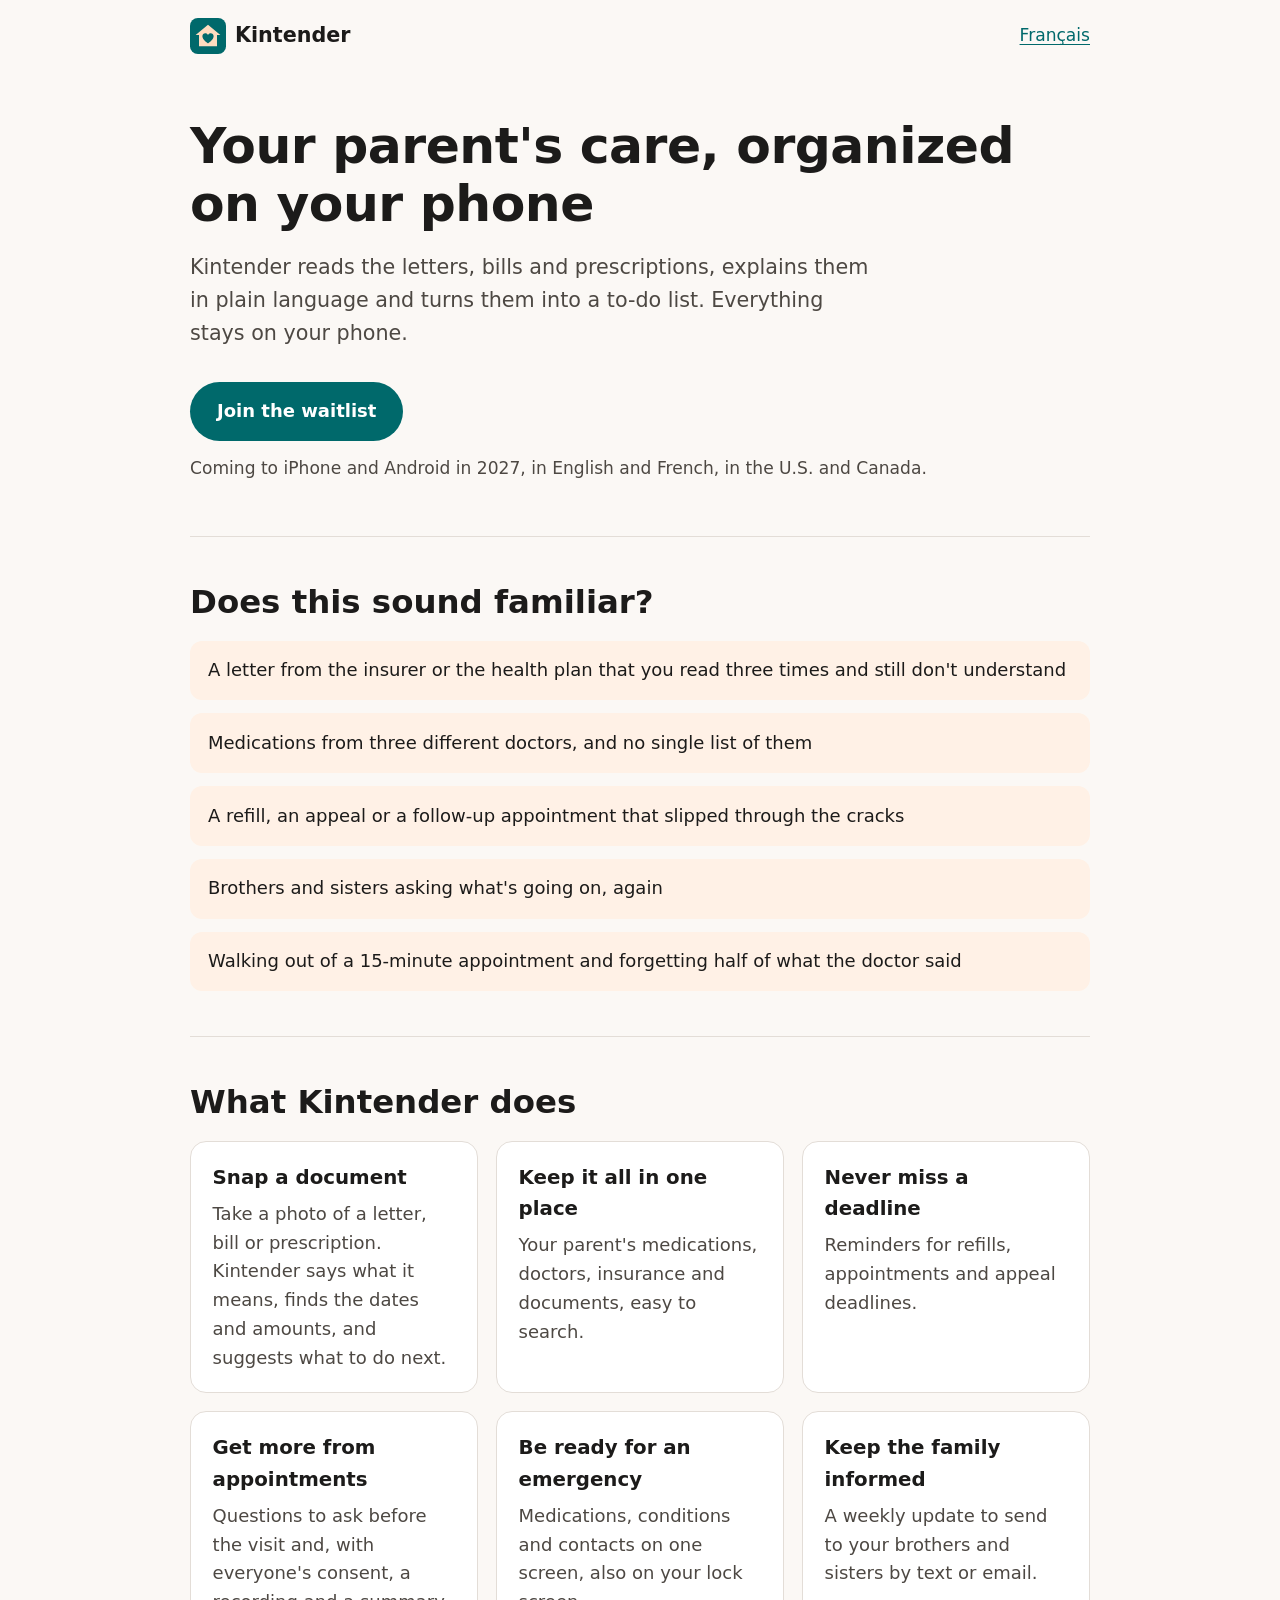
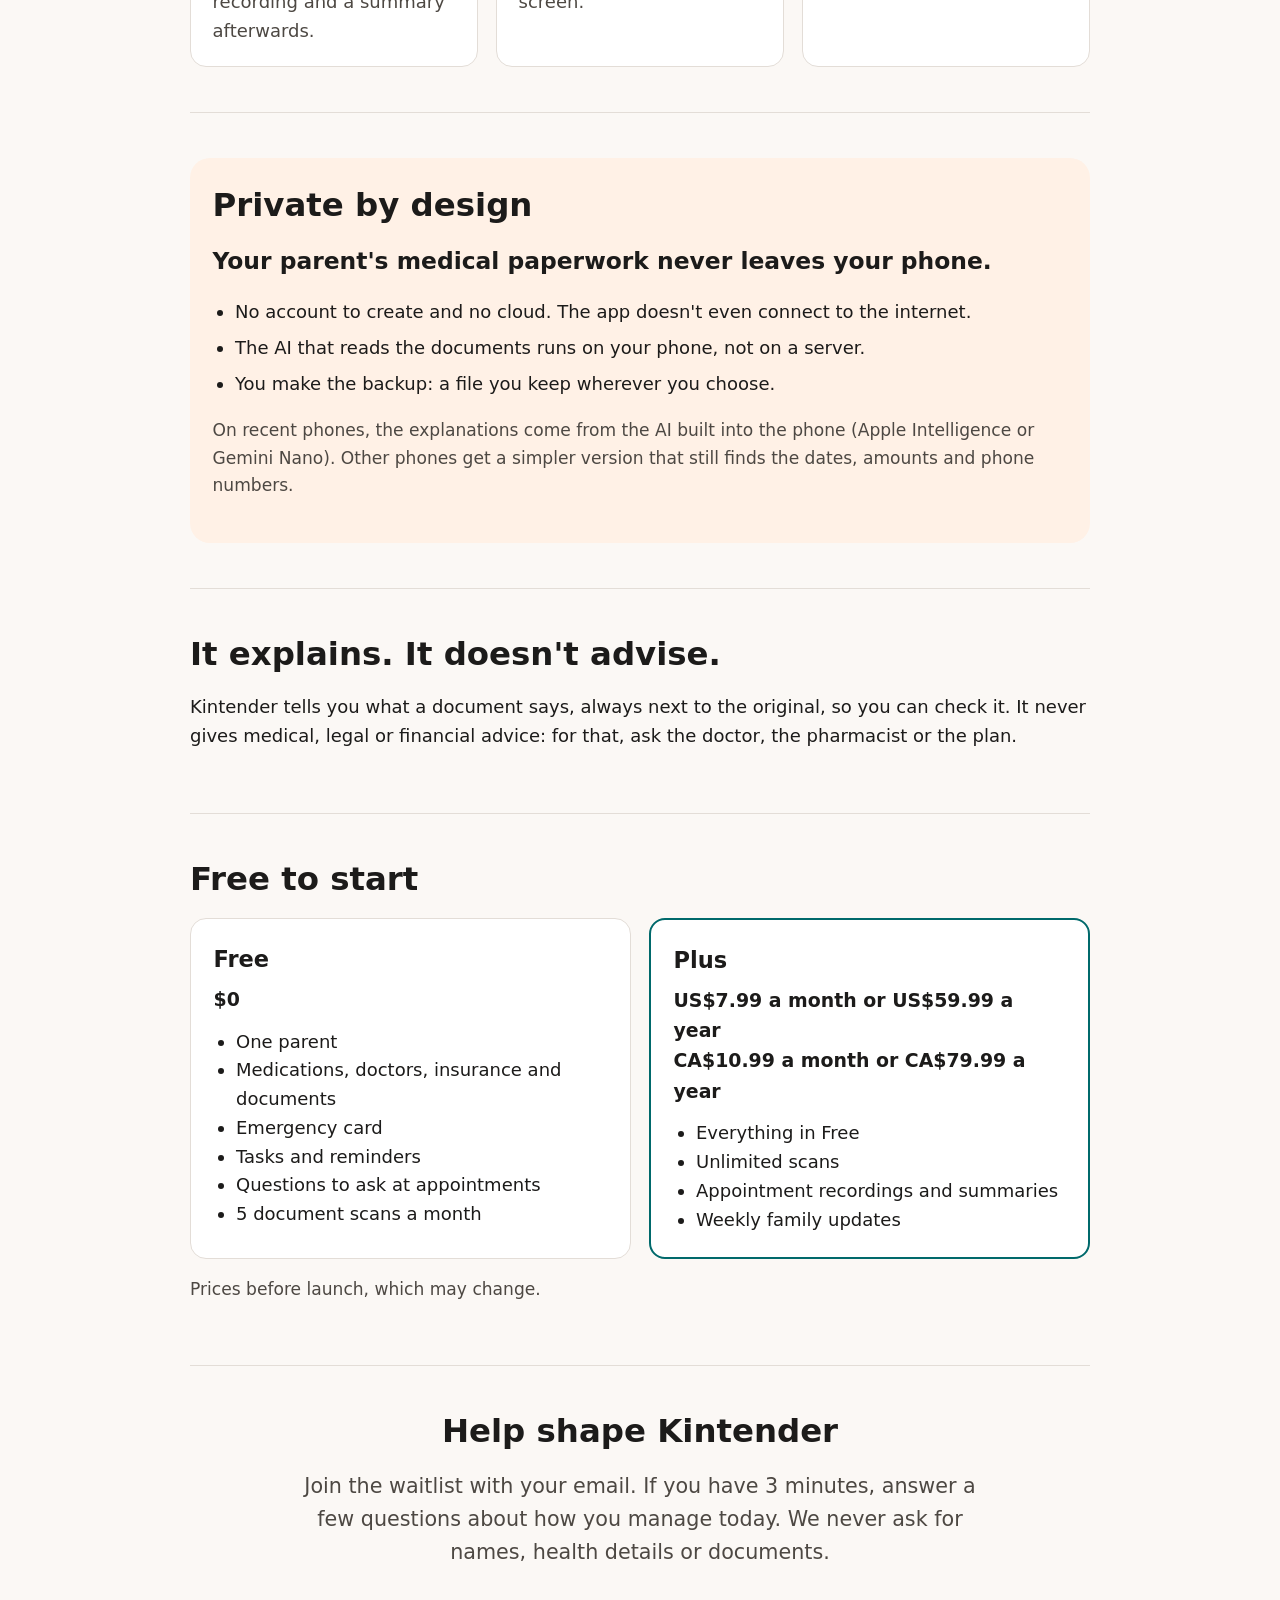
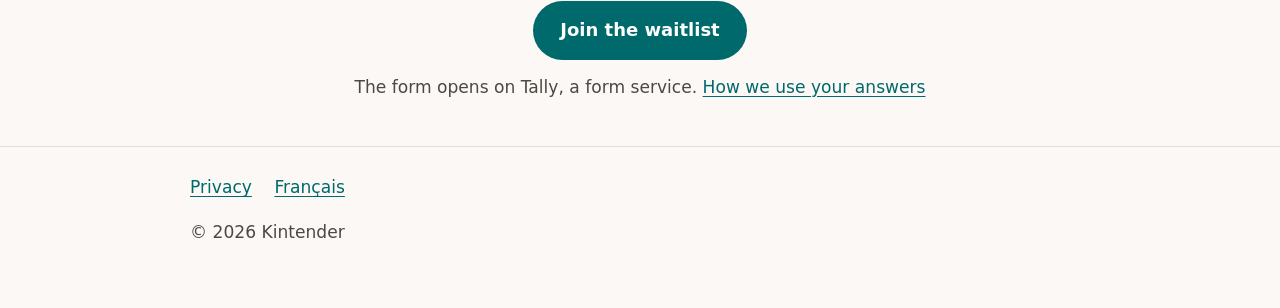
<file: index.html>
<!doctype html>
<html lang="en">
<head>
  <meta charset="utf-8">
  <meta name="viewport" content="width=device-width, initial-scale=1">
  <title>Kintender: your parent's care, organized on your phone</title>
  <meta name="description" content="Kintender reads your parent's letters, bills and prescriptions, explains them in plain language and turns them into a to-do list. Everything stays on your phone. Coming to iPhone and Android in 2027.">
  <link rel="alternate" hreflang="en" href="https://dalemagrath-developer.github.io/kintender-site/">
  <link rel="alternate" hreflang="fr-CA" href="https://dalemagrath-developer.github.io/kintender-site/fr/">
  <link rel="icon" href="favicon.svg" type="image/svg+xml">
  <link rel="stylesheet" href="styles.css">
</head>
<body>
  <a class="skip-link" href="#main">Skip to the main content</a>

  <header class="site-header">
    <div class="wrap">
      <a class="brand" href="./" aria-label="Kintender, home">
        <svg viewBox="0 0 64 64" aria-hidden="true"><rect width="64" height="64" rx="14" fill="#00696B"/><path d="M32 12 10 30h6v20h32V30h6z" fill="#FFDCBF"/><path d="M32 45s-10-6.2-10-12.6c0-3.2 2.4-5.4 5.2-5.4 2.1 0 3.8 1.2 4.8 3 1-1.8 2.7-3 4.8-3 2.8 0 5.2 2.2 5.2 5.4C42 38.8 32 45 32 45z" fill="#00696B"/></svg>
        Kintender
      </a>
      <a class="lang-switch" href="fr/" hreflang="fr-CA" lang="fr-CA">Français</a>
    </div>
  </header>

  <main id="main">
    <div class="wrap">
      <section class="hero" aria-labelledby="hero-title">
        <h1 id="hero-title">Your parent's care, organized on your phone</h1>
        <p class="lead">Kintender reads the letters, bills and prescriptions, explains them in plain language and turns them into a to-do list. Everything stays on your phone.</p>
        <a class="button" href="#join">Join the waitlist</a>
        <p class="note">Coming to iPhone and Android in 2027, in English and French, in the U.S. and Canada.</p>
      </section>

      <section aria-labelledby="pains-title">
        <h2 id="pains-title">Does this sound familiar?</h2>
        <ul class="pains">
          <li>A letter from the insurer or the health plan that you read three times and still don't understand</li>
          <li>Medications from three different doctors, and no single list of them</li>
          <li>A refill, an appeal or a follow-up appointment that slipped through the cracks</li>
          <li>Brothers and sisters asking what's going on, again</li>
          <li>Walking out of a 15-minute appointment and forgetting half of what the doctor said</li>
        </ul>
      </section>

      <section aria-labelledby="features-title">
        <h2 id="features-title">What Kintender does</h2>
        <ul class="cards">
          <li class="card">
            <h3>Snap a document</h3>
            <p>Take a photo of a letter, bill or prescription. Kintender says what it means, finds the dates and amounts, and suggests what to do next.</p>
          </li>
          <li class="card">
            <h3>Keep it all in one place</h3>
            <p>Your parent's medications, doctors, insurance and documents, easy to search.</p>
          </li>
          <li class="card">
            <h3>Never miss a deadline</h3>
            <p>Reminders for refills, appointments and appeal deadlines.</p>
          </li>
          <li class="card">
            <h3>Get more from appointments</h3>
            <p>Questions to ask before the visit and, with everyone's consent, a recording and a summary afterwards.</p>
          </li>
          <li class="card">
            <h3>Be ready for an emergency</h3>
            <p>Medications, conditions and contacts on one screen, also on your lock screen.</p>
          </li>
          <li class="card">
            <h3>Keep the family informed</h3>
            <p>A weekly update to send to your brothers and sisters by text or email.</p>
          </li>
        </ul>
      </section>

      <section aria-labelledby="private-title">
        <div class="private">
          <h2 id="private-title">Private by design</h2>
          <p class="quote">Your parent's medical paperwork never leaves your phone.</p>
          <ul class="checks">
            <li>No account to create and no cloud. The app doesn't even connect to the internet.</li>
            <li>The AI that reads the documents runs on your phone, not on a server.</li>
            <li>You make the backup: a file you keep wherever you choose.</li>
          </ul>
          <p class="small">On recent phones, the explanations come from the AI built into the phone (Apple Intelligence or Gemini Nano). Other phones get a simpler version that still finds the dates, amounts and phone numbers.</p>
        </div>
      </section>

      <section aria-labelledby="advice-title">
        <h2 id="advice-title">It explains. It doesn't advise.</h2>
        <p>Kintender tells you what a document says, always next to the original, so you can check it. It never gives medical, legal or financial advice: for that, ask the doctor, the pharmacist or the plan.</p>
      </section>

      <section aria-labelledby="prices-title">
        <h2 id="prices-title">Free to start</h2>
        <div class="plans">
          <div class="plan">
            <h3>Free</h3>
            <p class="price">$0</p>
            <ul>
              <li>One parent</li>
              <li>Medications, doctors, insurance and documents</li>
              <li>Emergency card</li>
              <li>Tasks and reminders</li>
              <li>Questions to ask at appointments</li>
              <li>5 document scans a month</li>
            </ul>
          </div>
          <div class="plan plus">
            <h3>Plus</h3>
            <p class="price">US$7.99 a month or US$59.99 a year<br>CA$10.99 a month or CA$79.99 a year</p>
            <ul>
              <li>Everything in Free</li>
              <li>Unlimited scans</li>
              <li>Appointment recordings and summaries</li>
              <li>Weekly family updates</li>
            </ul>
          </div>
        </div>
        <p class="small">Prices before launch, which may change.</p>
      </section>

      <section class="join" id="join" aria-labelledby="join-title">
        <h2 id="join-title">Help shape Kintender</h2>
        <p class="lead">Join the waitlist with your email. If you have 3 minutes, answer a few questions about how you manage today. We never ask for names, health details or documents.</p>
        <a class="button" href="https://tally.so/r/M1EPyg">Join the waitlist</a>
        <p class="note">The form opens on Tally, a form service. <a href="privacy.html">How we use your answers</a></p>
      </section>
    </div>
  </main>

  <footer class="site-footer">
    <div class="wrap">
      <nav aria-label="Footer">
        <a href="privacy.html">Privacy</a>
        <a href="fr/" hreflang="fr-CA" lang="fr-CA">Français</a>
      </nav>
      <p>© 2026 Kintender</p>
    </div>
  </footer>
</body>
</html>
</file>
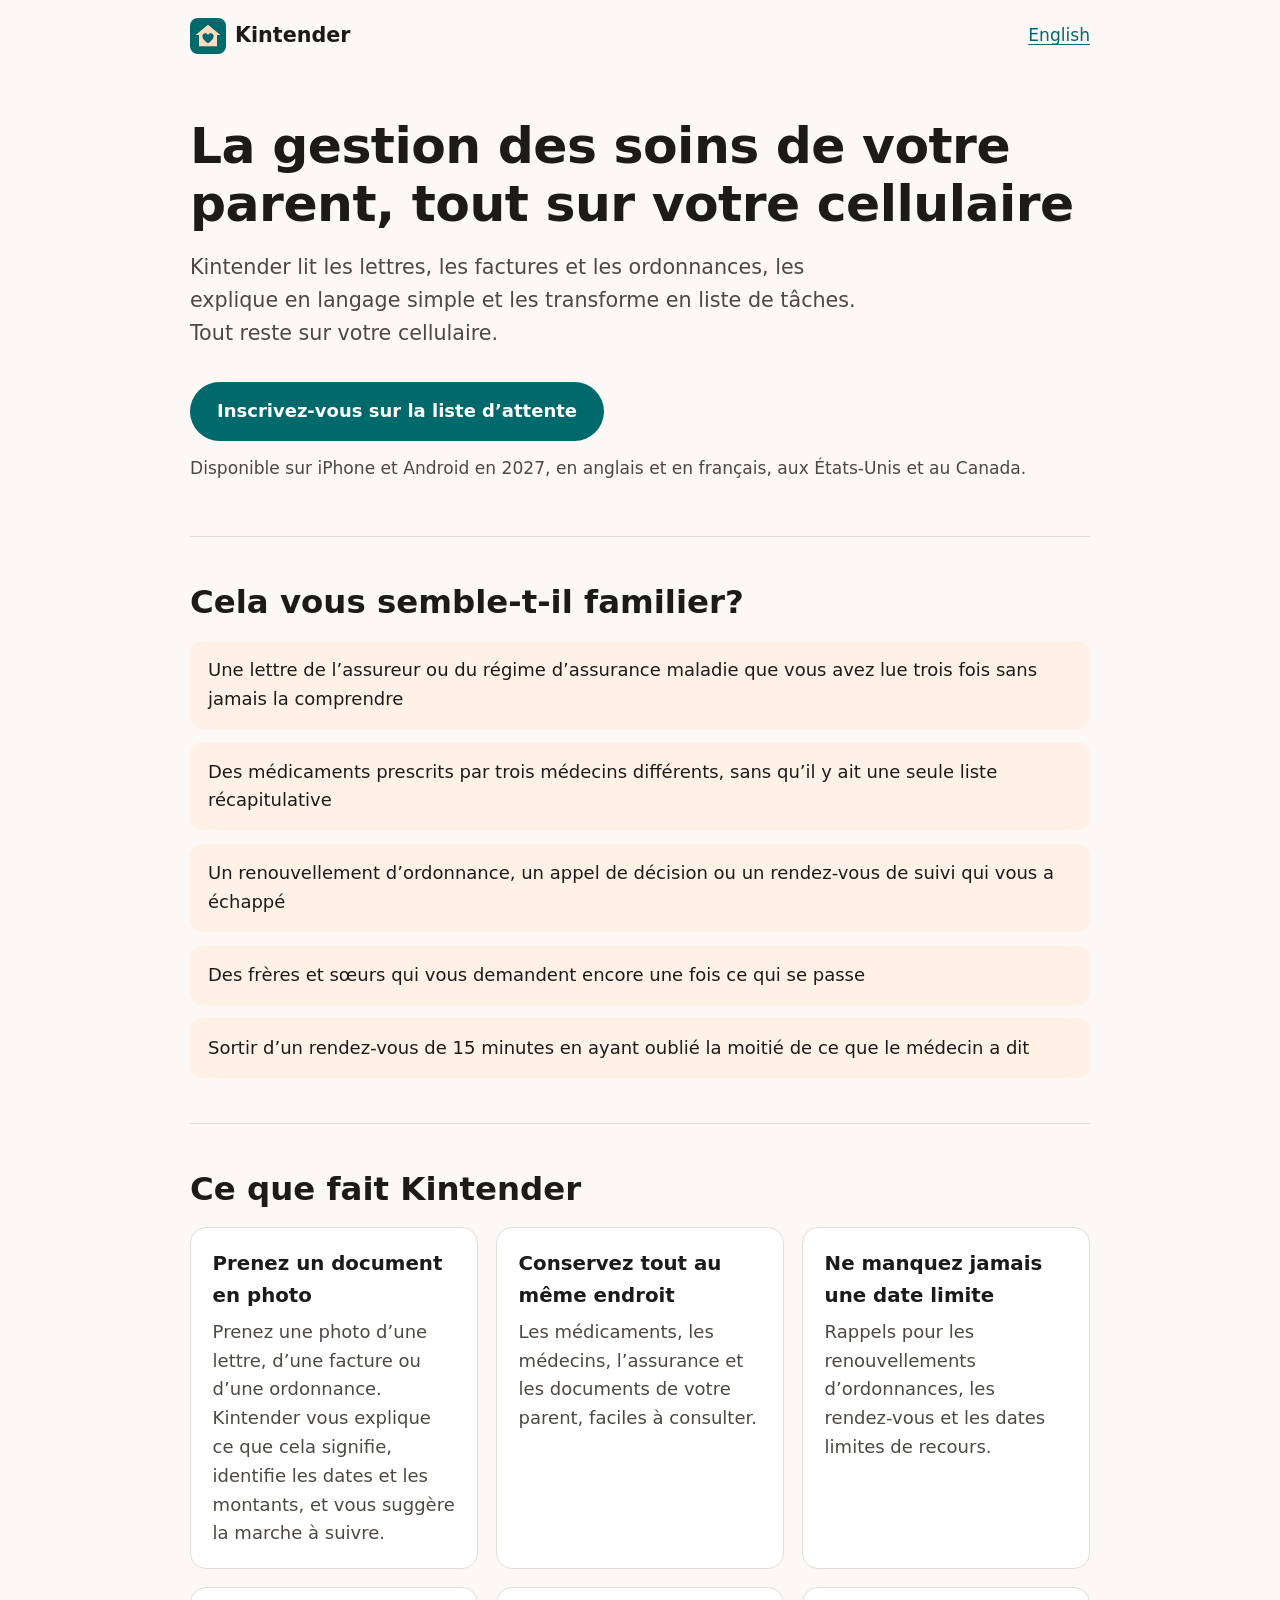
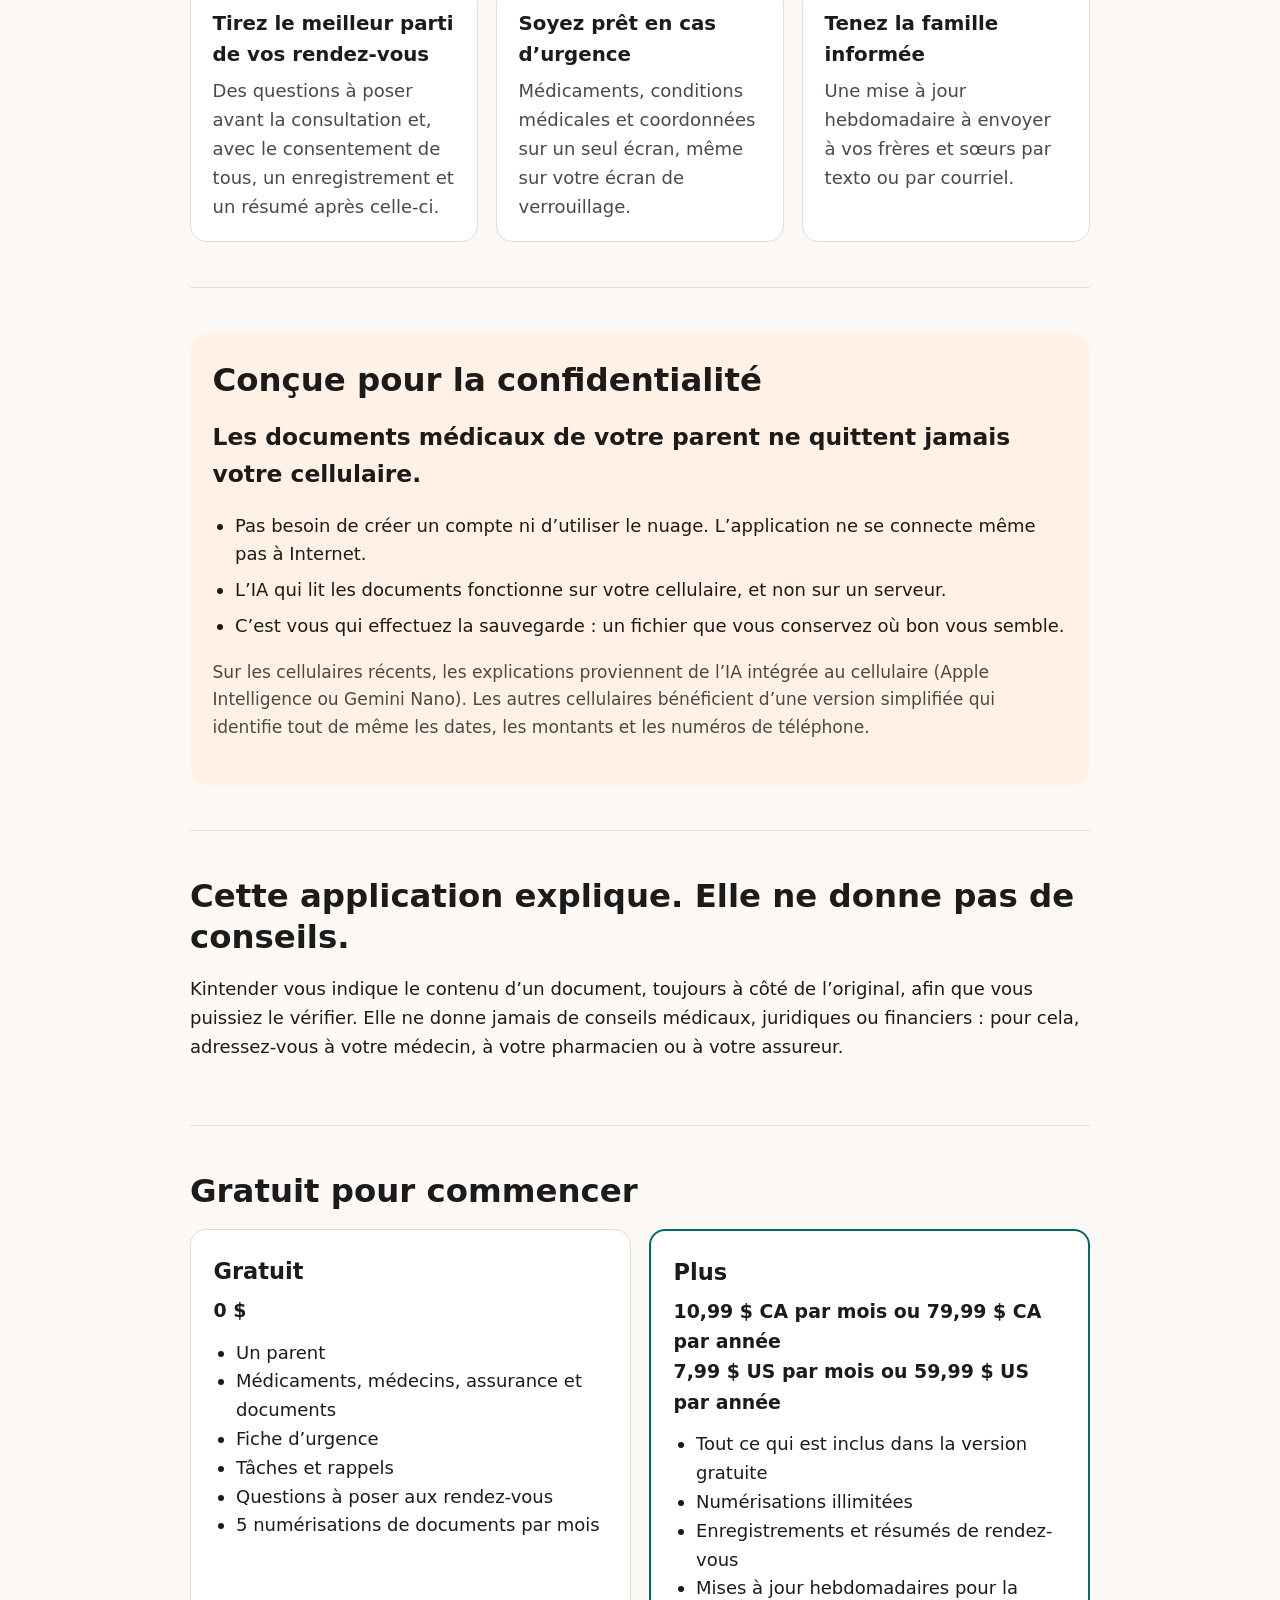
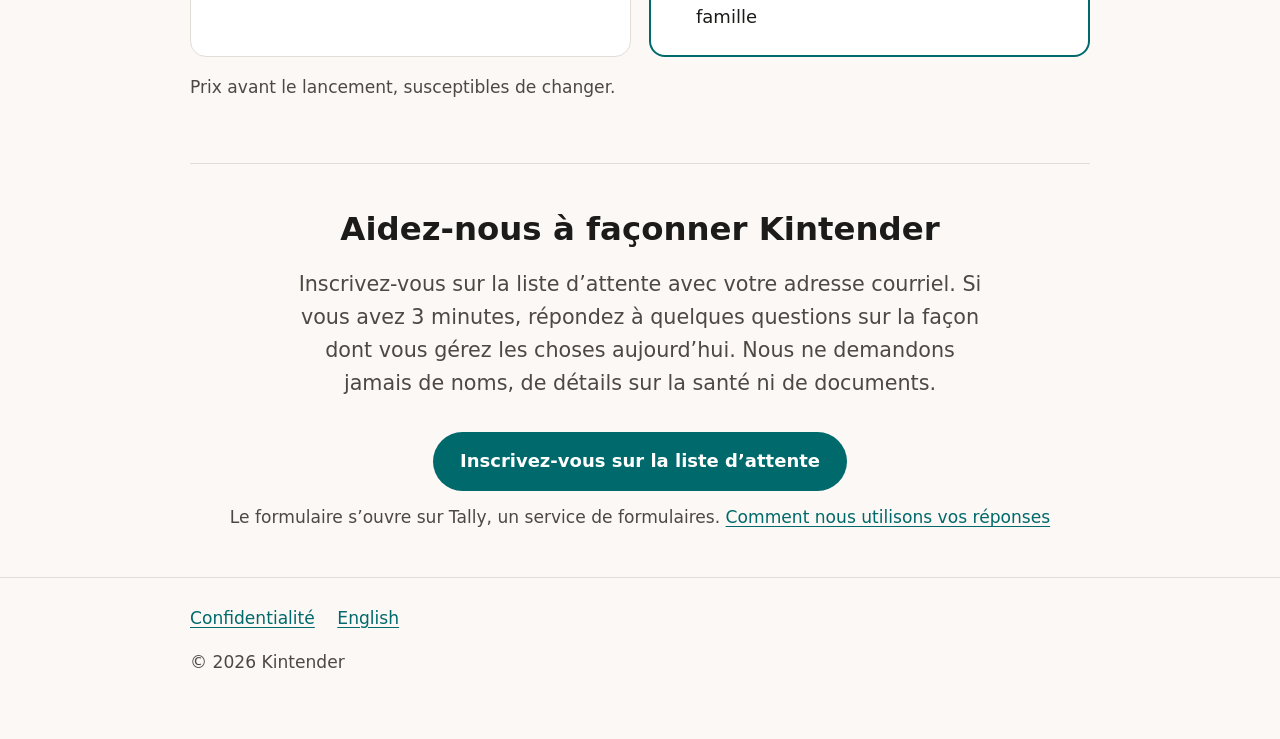
<file: fr/index.html>
<!doctype html>
<html lang="fr-CA">
<head>
  <meta charset="utf-8">
  <meta name="viewport" content="width=device-width, initial-scale=1">
  <title>Kintender : la gestion des soins de votre parent, tout sur votre cellulaire</title>
  <meta name="description" content="Kintender lit les lettres, les factures et les ordonnances de votre parent, les explique en langage simple et les transforme en liste de tâches. Tout reste sur votre cellulaire. Disponible sur iPhone et Android en 2027.">
  <link rel="alternate" hreflang="en" href="https://dalemagrath-developer.github.io/kintender-site/">
  <link rel="alternate" hreflang="fr-CA" href="https://dalemagrath-developer.github.io/kintender-site/fr/">
  <link rel="icon" href="../favicon.svg" type="image/svg+xml">
  <link rel="stylesheet" href="../styles.css">
</head>
<body>
  <a class="skip-link" href="#main">Passer au contenu principal</a>

  <header class="site-header">
    <div class="wrap">
      <a class="brand" href="./" aria-label="Kintender, page d’accueil">
        <svg viewBox="0 0 64 64" aria-hidden="true"><rect width="64" height="64" rx="14" fill="#00696B"/><path d="M32 12 10 30h6v20h32V30h6z" fill="#FFDCBF"/><path d="M32 45s-10-6.2-10-12.6c0-3.2 2.4-5.4 5.2-5.4 2.1 0 3.8 1.2 4.8 3 1-1.8 2.7-3 4.8-3 2.8 0 5.2 2.2 5.2 5.4C42 38.8 32 45 32 45z" fill="#00696B"/></svg>
        Kintender
      </a>
      <a class="lang-switch" href="../" hreflang="en" lang="en">English</a>
    </div>
  </header>

  <main id="main">
    <div class="wrap">
      <section class="hero" aria-labelledby="hero-title">
        <h1 id="hero-title">La gestion des soins de votre parent, tout sur votre cellulaire</h1>
        <p class="lead">Kintender lit les lettres, les factures et les ordonnances, les explique en langage simple et les transforme en liste de tâches. Tout reste sur votre cellulaire.</p>
        <a class="button" href="#join">Inscrivez-vous sur la liste d’attente</a>
        <p class="note">Disponible sur iPhone et Android en 2027, en anglais et en français, aux États-Unis et au Canada.</p>
      </section>

      <section aria-labelledby="pains-title">
        <h2 id="pains-title">Cela vous semble-t-il familier?</h2>
        <ul class="pains">
          <li>Une lettre de l’assureur ou du régime d’assurance maladie que vous avez lue trois fois sans jamais la comprendre</li>
          <li>Des médicaments prescrits par trois médecins différents, sans qu’il y ait une seule liste récapitulative</li>
          <li>Un renouvellement d’ordonnance, un appel de décision ou un rendez-vous de suivi qui vous a échappé</li>
          <li>Des frères et sœurs qui vous demandent encore une fois ce qui se passe</li>
          <li>Sortir d’un rendez-vous de 15 minutes en ayant oublié la moitié de ce que le médecin a dit</li>
        </ul>
      </section>

      <section aria-labelledby="features-title">
        <h2 id="features-title">Ce que fait Kintender</h2>
        <ul class="cards">
          <li class="card">
            <h3>Prenez un document en photo</h3>
            <p>Prenez une photo d’une lettre, d’une facture ou d’une ordonnance. Kintender vous explique ce que cela signifie, identifie les dates et les montants, et vous suggère la marche à suivre.</p>
          </li>
          <li class="card">
            <h3>Conservez tout au même endroit</h3>
            <p>Les médicaments, les médecins, l’assurance et les documents de votre parent, faciles à consulter.</p>
          </li>
          <li class="card">
            <h3>Ne manquez jamais une date limite</h3>
            <p>Rappels pour les renouvellements d’ordonnances, les rendez-vous et les dates limites de recours.</p>
          </li>
          <li class="card">
            <h3>Tirez le meilleur parti de vos rendez-vous</h3>
            <p>Des questions à poser avant la consultation et, avec le consentement de tous, un enregistrement et un résumé après celle-ci.</p>
          </li>
          <li class="card">
            <h3>Soyez prêt en cas d’urgence</h3>
            <p>Médicaments, conditions médicales et coordonnées sur un seul écran, même sur votre écran de verrouillage.</p>
          </li>
          <li class="card">
            <h3>Tenez la famille informée</h3>
            <p>Une mise à jour hebdomadaire à envoyer à vos frères et sœurs par texto ou par courriel.</p>
          </li>
        </ul>
      </section>

      <section aria-labelledby="private-title">
        <div class="private">
          <h2 id="private-title">Conçue pour la confidentialité</h2>
          <p class="quote">Les documents médicaux de votre parent ne quittent jamais votre cellulaire.</p>
          <ul class="checks">
            <li>Pas besoin de créer un compte ni d’utiliser le nuage. L’application ne se connecte même pas à Internet.</li>
            <li>L’IA qui lit les documents fonctionne sur votre cellulaire, et non sur un serveur.</li>
            <li>C’est vous qui effectuez la sauvegarde : un fichier que vous conservez où bon vous semble.</li>
          </ul>
          <p class="small">Sur les cellulaires récents, les explications proviennent de l’IA intégrée au cellulaire (Apple Intelligence ou Gemini Nano). Les autres cellulaires bénéficient d’une version simplifiée qui identifie tout de même les dates, les montants et les numéros de téléphone.</p>
        </div>
      </section>

      <section aria-labelledby="advice-title">
        <h2 id="advice-title">Cette application explique. Elle ne donne pas de conseils.</h2>
        <p>Kintender vous indique le contenu d’un document, toujours à côté de l’original, afin que vous puissiez le vérifier. Elle ne donne jamais de conseils médicaux, juridiques ou financiers : pour cela, adressez-vous à votre médecin, à votre pharmacien ou à votre assureur.</p>
      </section>

      <section aria-labelledby="prices-title">
        <h2 id="prices-title">Gratuit pour commencer</h2>
        <div class="plans">
          <div class="plan">
            <h3>Gratuit</h3>
            <p class="price">0 $</p>
            <ul>
              <li>Un parent</li>
              <li>Médicaments, médecins, assurance et documents</li>
              <li>Fiche d’urgence</li>
              <li>Tâches et rappels</li>
              <li>Questions à poser aux rendez-vous</li>
              <li>5 numérisations de documents par mois</li>
            </ul>
          </div>
          <div class="plan plus">
            <h3>Plus</h3>
            <p class="price">10,99 $ CA par mois ou 79,99 $ CA par année<br>7,99 $ US par mois ou 59,99 $ US par année</p>
            <ul>
              <li>Tout ce qui est inclus dans la version gratuite</li>
              <li>Numérisations illimitées</li>
              <li>Enregistrements et résumés de rendez-vous</li>
              <li>Mises à jour hebdomadaires pour la famille</li>
            </ul>
          </div>
        </div>
        <p class="small">Prix avant le lancement, susceptibles de changer.</p>
      </section>

      <section class="join" id="join" aria-labelledby="join-title">
        <h2 id="join-title">Aidez-nous à façonner Kintender</h2>
        <p class="lead">Inscrivez-vous sur la liste d’attente avec votre adresse courriel. Si vous avez 3 minutes, répondez à quelques questions sur la façon dont vous gérez les choses aujourd’hui. Nous ne demandons jamais de noms, de détails sur la santé ni de documents.</p>
        <a class="button" href="https://tally.so/r/RWD21v">Inscrivez-vous sur la liste d’attente</a>
        <p class="note">Le formulaire s’ouvre sur Tally, un service de formulaires. <a href="confidentialite.html">Comment nous utilisons vos réponses</a></p>
      </section>
    </div>
  </main>

  <footer class="site-footer">
    <div class="wrap">
      <nav aria-label="Pied de page">
        <a href="confidentialite.html">Confidentialité</a>
        <a href="../" hreflang="en" lang="en">English</a>
      </nav>
      <p>© 2026 Kintender</p>
    </div>
  </footer>
</body>
</html>
</file>
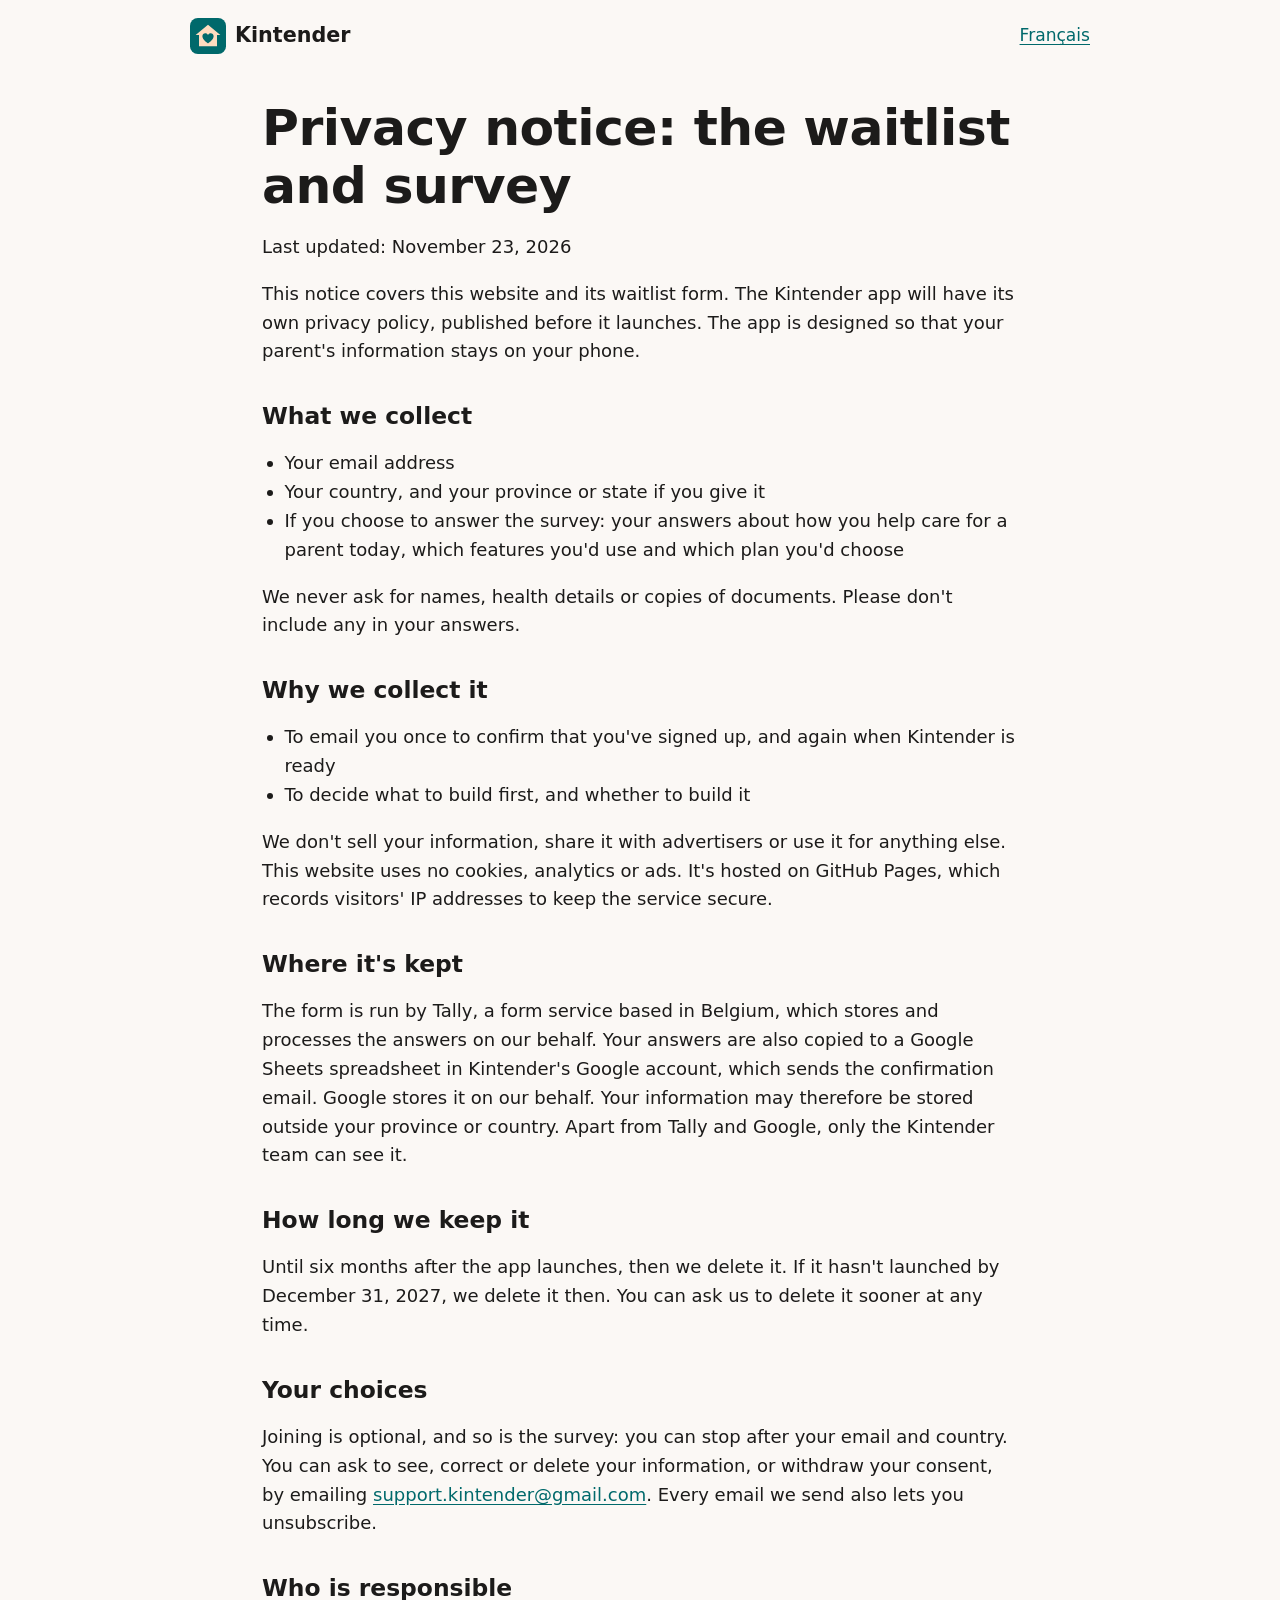
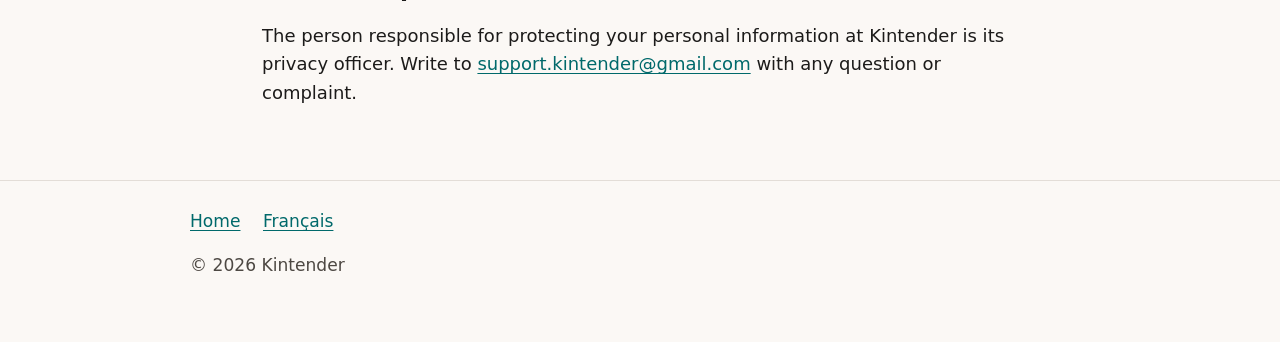
<file: privacy.html>
<!doctype html>
<html lang="en">
<head>
  <meta charset="utf-8">
  <meta name="viewport" content="width=device-width, initial-scale=1">
  <title>Privacy notice: Kintender waitlist</title>
  <meta name="description" content="How Kintender uses what you share on its waitlist and survey.">
  <link rel="alternate" hreflang="en" href="https://dalemagrath-developer.github.io/kintender-site/privacy.html">
  <link rel="alternate" hreflang="fr-CA" href="https://dalemagrath-developer.github.io/kintender-site/fr/confidentialite.html">
  <link rel="icon" href="favicon.svg" type="image/svg+xml">
  <link rel="stylesheet" href="styles.css">
</head>
<body>
  <a class="skip-link" href="#main">Skip to the main content</a>

  <header class="site-header">
    <div class="wrap">
      <a class="brand" href="./" aria-label="Kintender, home">
        <svg viewBox="0 0 64 64" aria-hidden="true"><rect width="64" height="64" rx="14" fill="#00696B"/><path d="M32 12 10 30h6v20h32V30h6z" fill="#FFDCBF"/><path d="M32 45s-10-6.2-10-12.6c0-3.2 2.4-5.4 5.2-5.4 2.1 0 3.8 1.2 4.8 3 1-1.8 2.7-3 4.8-3 2.8 0 5.2 2.2 5.2 5.4C42 38.8 32 45 32 45z" fill="#00696B"/></svg>
        Kintender
      </a>
      <a class="lang-switch" href="fr/confidentialite.html" hreflang="fr-CA" lang="fr-CA">Français</a>
    </div>
  </header>

  <main id="main">
    <div class="wrap doc">
      <h1>Privacy notice: the waitlist and survey</h1>
      <p>Last updated: November 23, 2026</p>
      <p>This notice covers this website and its waitlist form. The Kintender app will have its own privacy policy, published before it launches. The app is designed so that your parent's information stays on your phone.</p>

      <h2>What we collect</h2>
      <ul>
        <li>Your email address</li>
        <li>Your country, and your province or state if you give it</li>
        <li>If you choose to answer the survey: your answers about how you help care for a parent today, which features you'd use and which plan you'd choose</li>
      </ul>
      <p>We never ask for names, health details or copies of documents. Please don't include any in your answers.</p>

      <h2>Why we collect it</h2>
      <ul>
        <li>To email you once to confirm that you've signed up, and again when Kintender is ready</li>
        <li>To decide what to build first, and whether to build it</li>
      </ul>
      <p>We don't sell your information, share it with advertisers or use it for anything else. This website uses no cookies, analytics or ads. It's hosted on GitHub Pages, which records visitors' IP addresses to keep the service secure.</p>

      <h2>Where it's kept</h2>
      <p>The form is run by Tally, a form service based in Belgium, which stores and processes the answers on our behalf. Your answers are also copied to a Google Sheets spreadsheet in Kintender's Google account, which sends the confirmation email. Google stores it on our behalf. Your information may therefore be stored outside your province or country. Apart from Tally and Google, only the Kintender team can see it.</p>

      <h2>How long we keep it</h2>
      <p>Until six months after the app launches, then we delete it. If it hasn't launched by December 31, 2027, we delete it then. You can ask us to delete it sooner at any time.</p>

      <h2>Your choices</h2>
      <p>Joining is optional, and so is the survey: you can stop after your email and country. You can ask to see, correct or delete your information, or withdraw your consent, by emailing <a href="mailto:support.kintender@gmail.com">support.kintender@gmail.com</a>. Every email we send also lets you unsubscribe.</p>

      <h2>Who is responsible</h2>
      <p>The person responsible for protecting your personal information at Kintender is its privacy officer. Write to <a href="mailto:support.kintender@gmail.com">support.kintender@gmail.com</a> with any question or complaint.</p>
    </div>
  </main>

  <footer class="site-footer">
    <div class="wrap">
      <nav aria-label="Footer">
        <a href="./">Home</a>
        <a href="fr/confidentialite.html" hreflang="fr-CA" lang="fr-CA">Français</a>
      </nav>
      <p>© 2026 Kintender</p>
    </div>
  </footer>
</body>
</html>
</file>
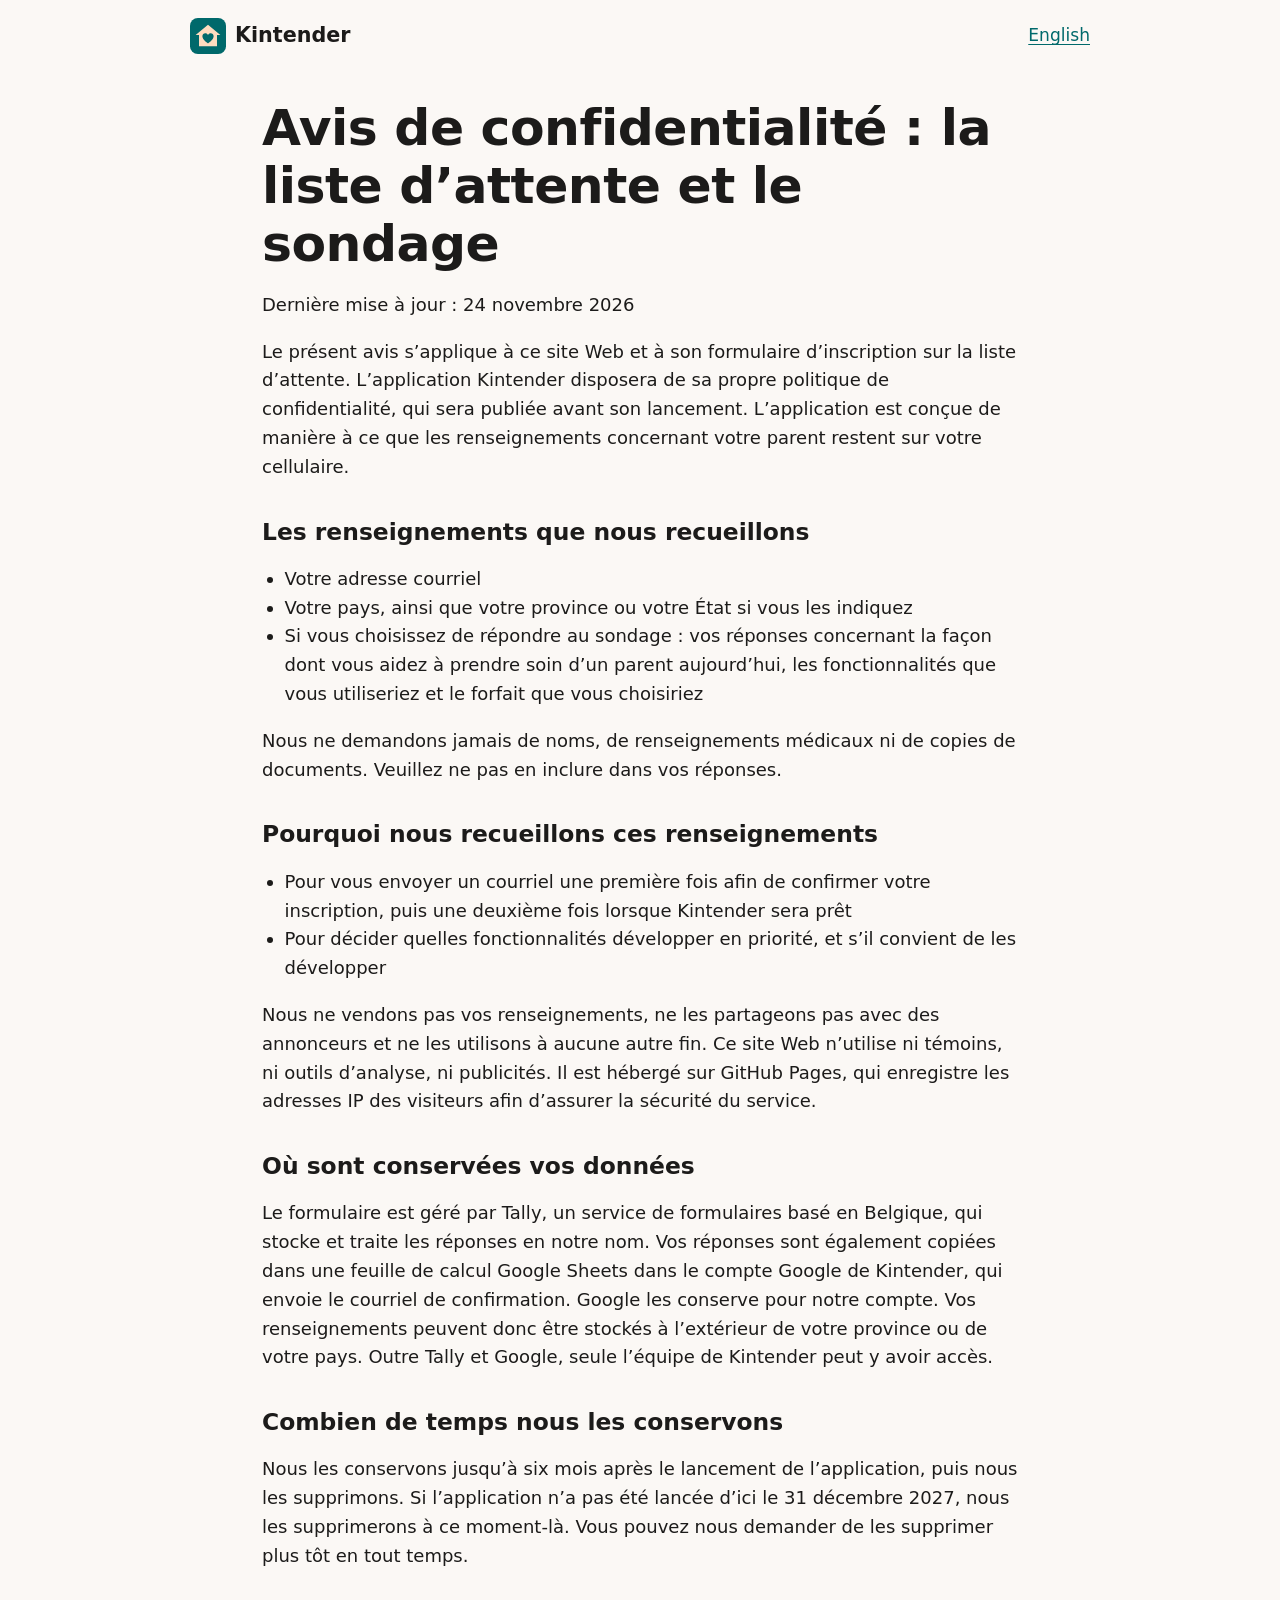
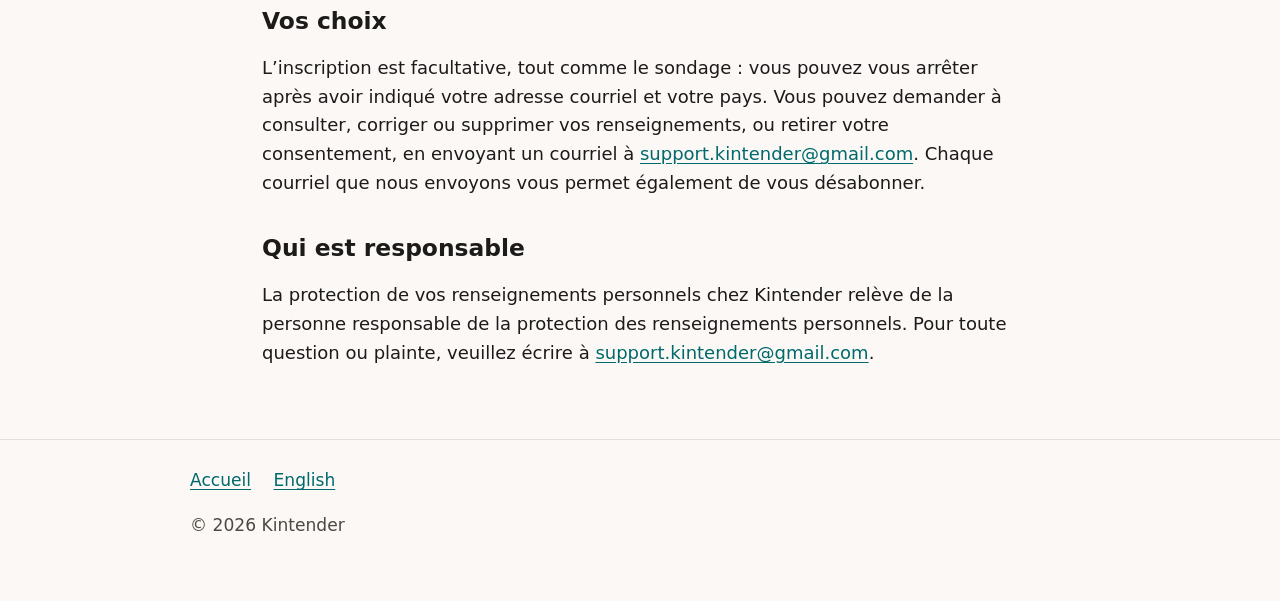
<file: fr/confidentialite.html>
<!doctype html>
<html lang="fr-CA">
<head>
  <meta charset="utf-8">
  <meta name="viewport" content="width=device-width, initial-scale=1">
  <title>Avis de confidentialité : liste d’attente de Kintender</title>
  <meta name="description" content="Comment Kintender utilise les renseignements que vous partagez sur sa liste d’attente et dans son sondage.">
  <link rel="alternate" hreflang="en" href="https://dalemagrath-developer.github.io/kintender-site/privacy.html">
  <link rel="alternate" hreflang="fr-CA" href="https://dalemagrath-developer.github.io/kintender-site/fr/confidentialite.html">
  <link rel="icon" href="../favicon.svg" type="image/svg+xml">
  <link rel="stylesheet" href="../styles.css">
</head>
<body>
  <a class="skip-link" href="#main">Passer au contenu principal</a>

  <header class="site-header">
    <div class="wrap">
      <a class="brand" href="./" aria-label="Kintender, page d’accueil">
        <svg viewBox="0 0 64 64" aria-hidden="true"><rect width="64" height="64" rx="14" fill="#00696B"/><path d="M32 12 10 30h6v20h32V30h6z" fill="#FFDCBF"/><path d="M32 45s-10-6.2-10-12.6c0-3.2 2.4-5.4 5.2-5.4 2.1 0 3.8 1.2 4.8 3 1-1.8 2.7-3 4.8-3 2.8 0 5.2 2.2 5.2 5.4C42 38.8 32 45 32 45z" fill="#00696B"/></svg>
        Kintender
      </a>
      <a class="lang-switch" href="../privacy.html" hreflang="en" lang="en">English</a>
    </div>
  </header>

  <main id="main">
    <div class="wrap doc">
      <h1>Avis de confidentialité : la liste d’attente et le sondage</h1>
      <p>Dernière mise à jour : 24 novembre 2026</p>
      <p>Le présent avis s’applique à ce site Web et à son formulaire d’inscription sur la liste d’attente. L’application Kintender disposera de sa propre politique de confidentialité, qui sera publiée avant son lancement. L’application est conçue de manière à ce que les renseignements concernant votre parent restent sur votre cellulaire.</p>

      <h2>Les renseignements que nous recueillons</h2>
      <ul>
        <li>Votre adresse courriel</li>
        <li>Votre pays, ainsi que votre province ou votre État si vous les indiquez</li>
        <li>Si vous choisissez de répondre au sondage : vos réponses concernant la façon dont vous aidez à prendre soin d’un parent aujourd’hui, les fonctionnalités que vous utiliseriez et le forfait que vous choisiriez</li>
      </ul>
      <p>Nous ne demandons jamais de noms, de renseignements médicaux ni de copies de documents. Veuillez ne pas en inclure dans vos réponses.</p>

      <h2>Pourquoi nous recueillons ces renseignements</h2>
      <ul>
        <li>Pour vous envoyer un courriel une première fois afin de confirmer votre inscription, puis une deuxième fois lorsque Kintender sera prêt</li>
        <li>Pour décider quelles fonctionnalités développer en priorité, et s’il convient de les développer</li>
      </ul>
      <p>Nous ne vendons pas vos renseignements, ne les partageons pas avec des annonceurs et ne les utilisons à aucune autre fin. Ce site Web n’utilise ni témoins, ni outils d’analyse, ni publicités. Il est hébergé sur GitHub Pages, qui enregistre les adresses IP des visiteurs afin d’assurer la sécurité du service.</p>

      <h2>Où sont conservées vos données</h2>
      <p>Le formulaire est géré par Tally, un service de formulaires basé en Belgique, qui stocke et traite les réponses en notre nom. Vos réponses sont également copiées dans une feuille de calcul Google Sheets dans le compte Google de Kintender, qui envoie le courriel de confirmation. Google les conserve pour notre compte. Vos renseignements peuvent donc être stockés à l’extérieur de votre province ou de votre pays. Outre Tally et Google, seule l’équipe de Kintender peut y avoir accès.</p>

      <h2>Combien de temps nous les conservons</h2>
      <p>Nous les conservons jusqu’à six mois après le lancement de l’application, puis nous les supprimons. Si l’application n’a pas été lancée d’ici le 31 décembre 2027, nous les supprimerons à ce moment-là. Vous pouvez nous demander de les supprimer plus tôt en tout temps.</p>

      <h2>Vos choix</h2>
      <p>L’inscription est facultative, tout comme le sondage : vous pouvez vous arrêter après avoir indiqué votre adresse courriel et votre pays. Vous pouvez demander à consulter, corriger ou supprimer vos renseignements, ou retirer votre consentement, en envoyant un courriel à <a href="mailto:support.kintender@gmail.com">support.kintender@gmail.com</a>. Chaque courriel que nous envoyons vous permet également de vous désabonner.</p>

      <h2>Qui est responsable</h2>
      <p>La protection de vos renseignements personnels chez Kintender relève de la personne responsable de la protection des renseignements personnels. Pour toute question ou plainte, veuillez écrire à <a href="mailto:support.kintender@gmail.com">support.kintender@gmail.com</a>.</p>
    </div>
  </main>

  <footer class="site-footer">
    <div class="wrap">
      <nav aria-label="Pied de page">
        <a href="./">Accueil</a>
        <a href="../privacy.html" hreflang="en" lang="en">English</a>
      </nav>
      <p>© 2026 Kintender</p>
    </div>
  </footer>
</body>
</html>
</file>
<file: styles.css>
/* Kintender's landing page: one stylesheet for both languages. Colours are the app's (blueprint §7): teal #00696B and
   warm sand #FFDCBF, with dark-mode matches. Body text is 18px, as in the app. No web fonts or other outside files, so
   opening the page asks nothing of any other site. */

:root {
  --teal: #00696b;
  --teal-strong: #004f51;
  --sand: #ffdcbf;
  --bg: #fbf8f5;
  --surface: #ffffff;
  --surface-warm: #fff1e6;
  --text: #1c1b1a;
  --text-muted: #4d4843;
  --border: #e3ddd7;
  --on-teal: #ffffff;
  --focus: #b35c00;
  color-scheme: light;
}

@media (prefers-color-scheme: dark) {
  :root {
    --teal: #4cdadb;
    --teal-strong: #6ff6f7;
    --sand: #ffb77a;
    --bg: #121414;
    --surface: #1b1f1f;
    --surface-warm: #2a221c;
    --text: #ece8e4;
    --text-muted: #c2bcb6;
    --border: #3a3f3f;
    --on-teal: #003738;
    --focus: #ffb77a;
    color-scheme: dark;
  }
}

*,
*::before,
*::after {
  box-sizing: border-box;
}

html {
  font-size: 112.5%; /* 18px, and it follows the browser's text-size setting */
  -webkit-text-size-adjust: 100%;
}

body {
  margin: 0;
  background: var(--bg);
  color: var(--text);
  font-family: system-ui, -apple-system, "Segoe UI", Roboto, "Helvetica Neue", Arial, sans-serif;
  line-height: 1.6;
}

a {
  color: var(--teal);
  text-underline-offset: 0.15em;
}

a:hover {
  color: var(--teal-strong);
}

:focus-visible {
  outline: 3px solid var(--focus);
  outline-offset: 3px;
  border-radius: 4px;
}

.skip-link {
  position: absolute;
  left: 1rem;
  top: -3rem;
  background: var(--surface);
  padding: 0.5rem 1rem;
  border-radius: 8px;
  z-index: 1;
}

.skip-link:focus {
  top: 1rem;
}

.wrap {
  max-width: 52rem;
  margin: 0 auto;
  padding: 0 1rem;
}

/* Header */

.site-header .wrap {
  display: flex;
  align-items: center;
  justify-content: space-between;
  gap: 1rem;
  padding-top: 1rem;
  padding-bottom: 1rem;
}

.brand {
  display: inline-flex;
  align-items: center;
  gap: 0.5rem;
  font-weight: 700;
  font-size: 1.15rem;
  color: var(--text);
  text-decoration: none;
}

.brand svg {
  width: 2rem;
  height: 2rem;
  flex: none;
}

.lang-switch {
  font-size: 0.95rem;
}

/* Hero */

.hero {
  padding: 2.5rem 0 3rem;
}

h1 {
  font-size: clamp(1.9rem, 6vw, 2.8rem);
  line-height: 1.15;
  margin: 0 0 1rem;
  letter-spacing: -0.01em;
}

h2 {
  font-size: clamp(1.4rem, 4vw, 1.8rem);
  line-height: 1.25;
  margin: 0 0 1rem;
}

h3 {
  font-size: 1.1rem;
  margin: 0 0 0.35rem;
}

.lead {
  font-size: 1.15rem;
  color: var(--text-muted);
  margin: 0 0 1.75rem;
  max-width: 38rem;
}

.button {
  display: inline-block;
  background: var(--teal);
  color: var(--on-teal);
  font-weight: 700;
  text-decoration: none;
  padding: 0.85rem 1.5rem;
  border-radius: 999px;
  min-height: 48px;
}

.button:hover {
  background: var(--teal-strong);
  color: var(--on-teal);
}

.note {
  font-size: 0.95rem;
  color: var(--text-muted);
  margin: 0.75rem 0 0;
}

/* Sections */

section {
  padding: 2.5rem 0;
}

section + section {
  border-top: 1px solid var(--border);
}

.pains {
  list-style: none;
  padding: 0;
  margin: 0;
  display: grid;
  gap: 0.75rem;
}

.pains li {
  background: var(--surface-warm);
  border-radius: 12px;
  padding: 0.85rem 1rem;
}

.cards {
  list-style: none;
  padding: 0;
  margin: 0;
  display: grid;
  gap: 1rem;
  grid-template-columns: repeat(auto-fit, minmax(15rem, 1fr));
}

.card {
  background: var(--surface);
  border: 1px solid var(--border);
  border-radius: 16px;
  padding: 1.1rem 1.2rem;
}

.card p {
  margin: 0;
  color: var(--text-muted);
}

.private {
  background: var(--surface-warm);
  border-radius: 20px;
  padding: 1.5rem 1.25rem;
}

.private .quote {
  font-size: 1.3rem;
  font-weight: 700;
  margin: 0 0 1rem;
}

.checks {
  padding-left: 1.25rem;
  margin: 0 0 1rem;
}

.checks li + li {
  margin-top: 0.4rem;
}

.small {
  font-size: 0.95rem;
  color: var(--text-muted);
}

/* Prices */

.plans {
  display: grid;
  gap: 1rem;
  grid-template-columns: repeat(auto-fit, minmax(15rem, 1fr));
}

.plan {
  background: var(--surface);
  border: 1px solid var(--border);
  border-radius: 16px;
  padding: 1.25rem;
}

.plan.plus {
  border: 2px solid var(--teal);
}

.plan h3 {
  font-size: 1.25rem;
}

.price {
  font-size: 1.05rem;
  font-weight: 700;
  margin: 0 0 0.75rem;
}

.plan ul {
  padding-left: 1.25rem;
  margin: 0;
}

/* Join */

.join {
  text-align: center;
}

.join .lead {
  margin-left: auto;
  margin-right: auto;
}

/* Footer */

.site-footer {
  border-top: 1px solid var(--border);
  padding: 1.5rem 0 2.5rem;
  font-size: 0.95rem;
  color: var(--text-muted);
}

.site-footer nav {
  display: flex;
  flex-wrap: wrap;
  gap: 0.5rem 1.25rem;
  margin-bottom: 0.5rem;
}

/* Privacy notice */

.doc {
  padding: 1.5rem 0 3rem;
  max-width: 42rem;
}

.doc h2 {
  font-size: 1.3rem;
  margin-top: 2rem;
}

.doc ul {
  padding-left: 1.25rem;
}

@media (prefers-reduced-motion: no-preference) {
  html {
    scroll-behavior: smooth;
  }
}
</file>
